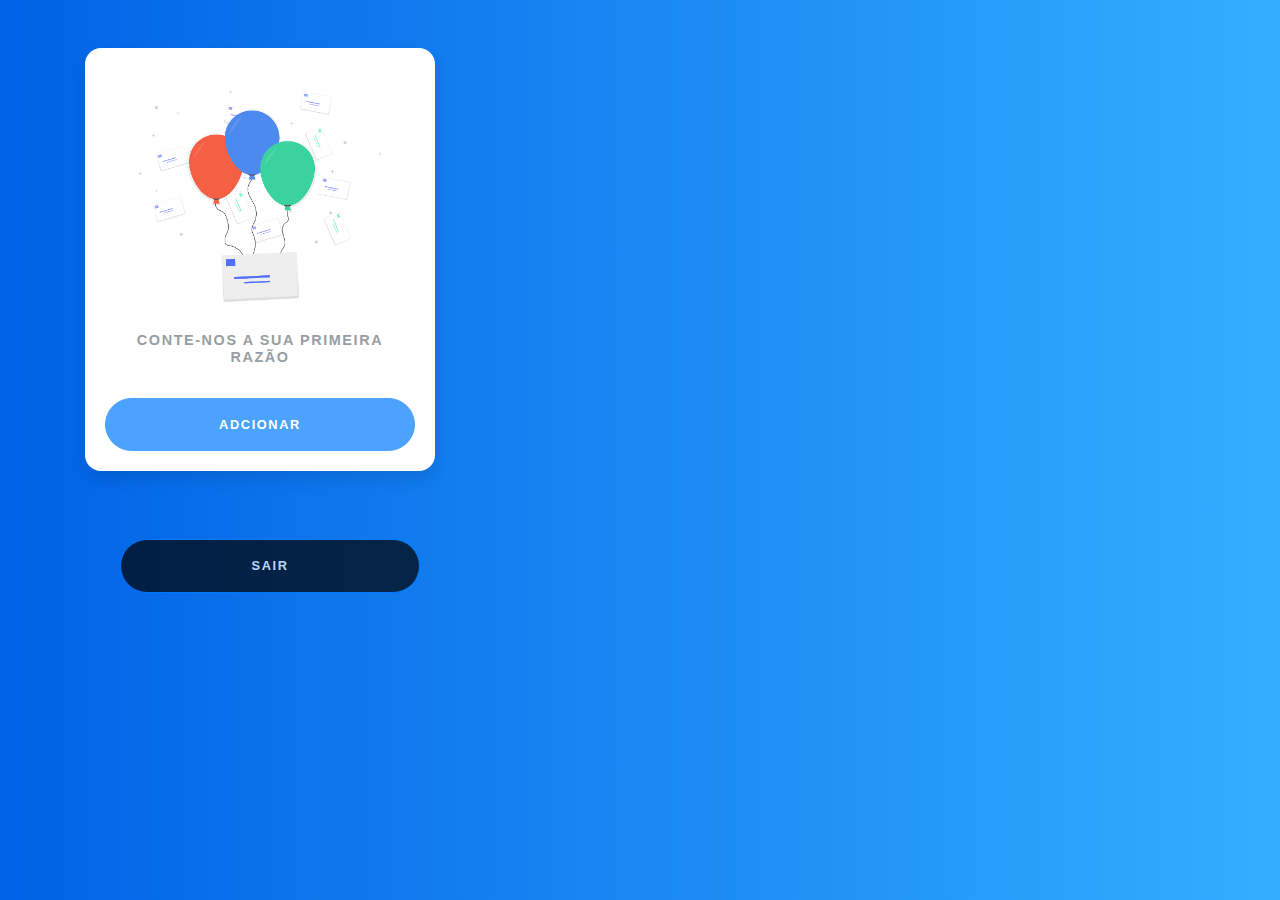
<file: index.html>
<html>
    <head>
        <link rel="stylesheet" href="https://stackpath.bootstrapcdn.com/bootstrap/4.4.1/css/bootstrap.min.css" integrity="sha384-Vkoo8x4CGsO3+Hhxv8T/Q5PaXtkKtu6ug5TOeNV6gBiFeWPGFN9MuhOf23Q9Ifjh" crossorigin="anonymous">
        <link href="css/style.css" rel="stylesheet">  
    </head>

    <body>
        <section class="pricing py-5">
            <div class="container">
                <div class="row">

                <!-- + -->
                <div class="col-lg-4">
                        <div class="card mb-5 mb-lg-0">
                        <div class="card-body">
                            <img src="img/new.png" class="img-fluid" alt="Responsive image">
                            <h5 class="card-title text-muted text-uppercase text-center">Conte-nos a sua primeira razão</h5>
                            <br>
                            <a id="add" href="index1.html" class="btn btn-block btn-primary text-uppercase btn-add-reasons">adcionar</a>
                        </div>
                    </div>
                    </div>

            
                </div>    
                <div class="col-lg-4">
                        <div class="card-body">
                            <br><br>
                            <a id="add" href="login.html" class="btn btn-block btn-primary text-uppercase btn-add-reasons" style="background-color: black;">sair</a>
                        </div>
                </div>
            </div> 
            </div>
        </section>        
    </body>
</html>
</file>
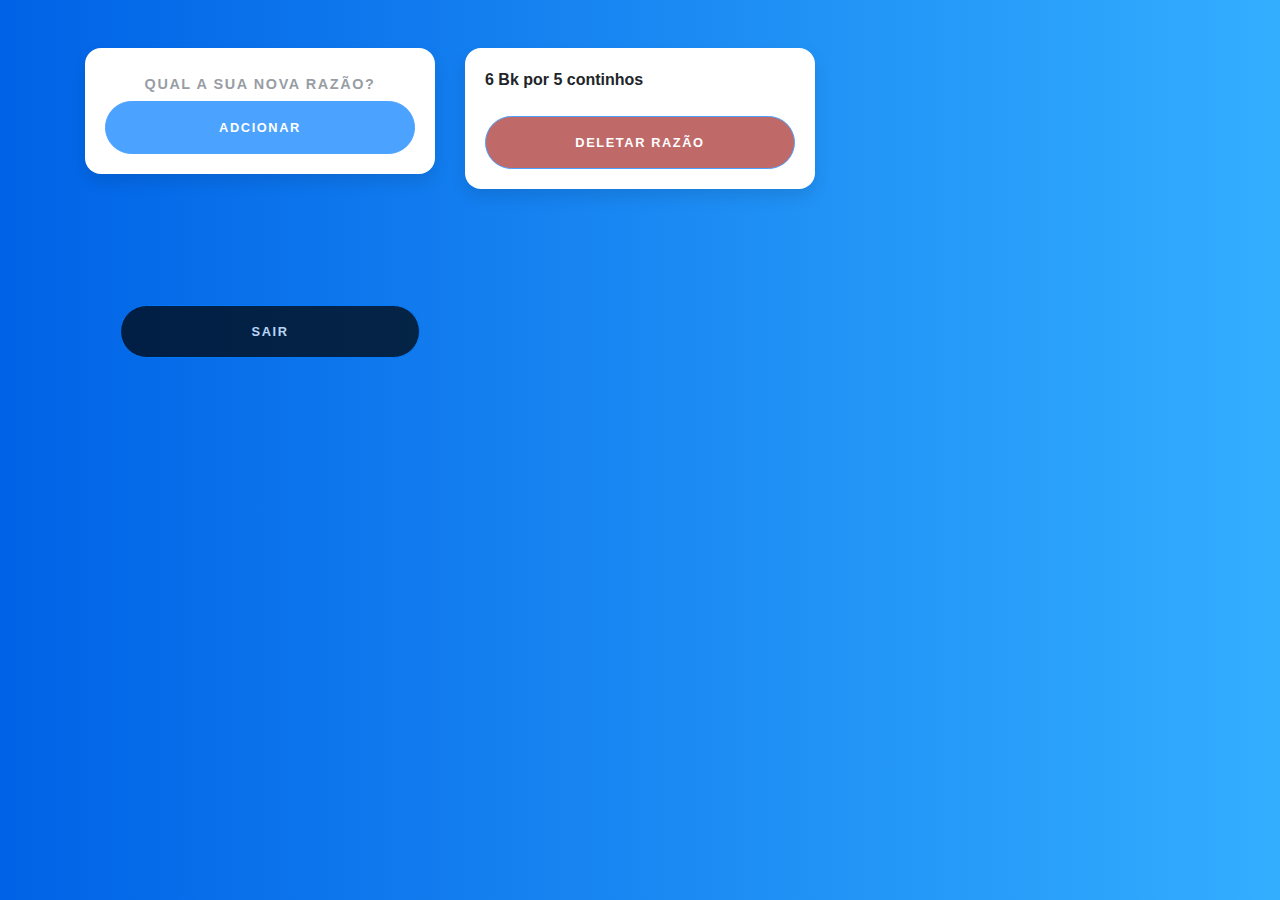
<file: index1.html>
<html>
    <head>
        <link rel="stylesheet" href="https://stackpath.bootstrapcdn.com/bootstrap/4.4.1/css/bootstrap.min.css" integrity="sha384-Vkoo8x4CGsO3+Hhxv8T/Q5PaXtkKtu6ug5TOeNV6gBiFeWPGFN9MuhOf23Q9Ifjh" crossorigin="anonymous">
        <link href="css/style.css" rel="stylesheet">  
    </head>

    <body>
        <section class="pricing py-5">
            <div class="container">
                <div class="row">

                <!-- + -->
                <div class="col-lg-4">
                        <div class="card mb-5 mb-lg-0">
                        <div class="card-body">
                            <h5 class="card-title text-muted text-uppercase text-center">qual a sua nova razão?</h5>
                            <a id="add" href="index2.html" class="btn btn-block btn-primary text-uppercase btn-add-reasons">adcionar</a>
                        </div>
                    </div>
                    </div>

                    <!-- Plus Tier -->
                    <div id="divPrincipal" class="col-lg-4">
                        <div class="card mb-5 card-body">
                            <strong>6 Bk por 5 continhos </strong>
                            <br>
                            <a id="add" href="index.html" class="btn btn-block btn-primary text-uppercase btn-add-reasons" style="background-color: brown;">deletar razão</a>
                        </div>
                    </div>
                </div>    

                <div class="col-lg-4">
                        <div class="card-body">
                            <br><br>
                            <a id="add" href="login.html" class="btn btn-block btn-primary text-uppercase btn-add-reasons" style="background-color: black;">sair</a>
                        </div>
                </div>
                
            </div> 
            </div>
        </section>        
    </body>
</html>
</file>
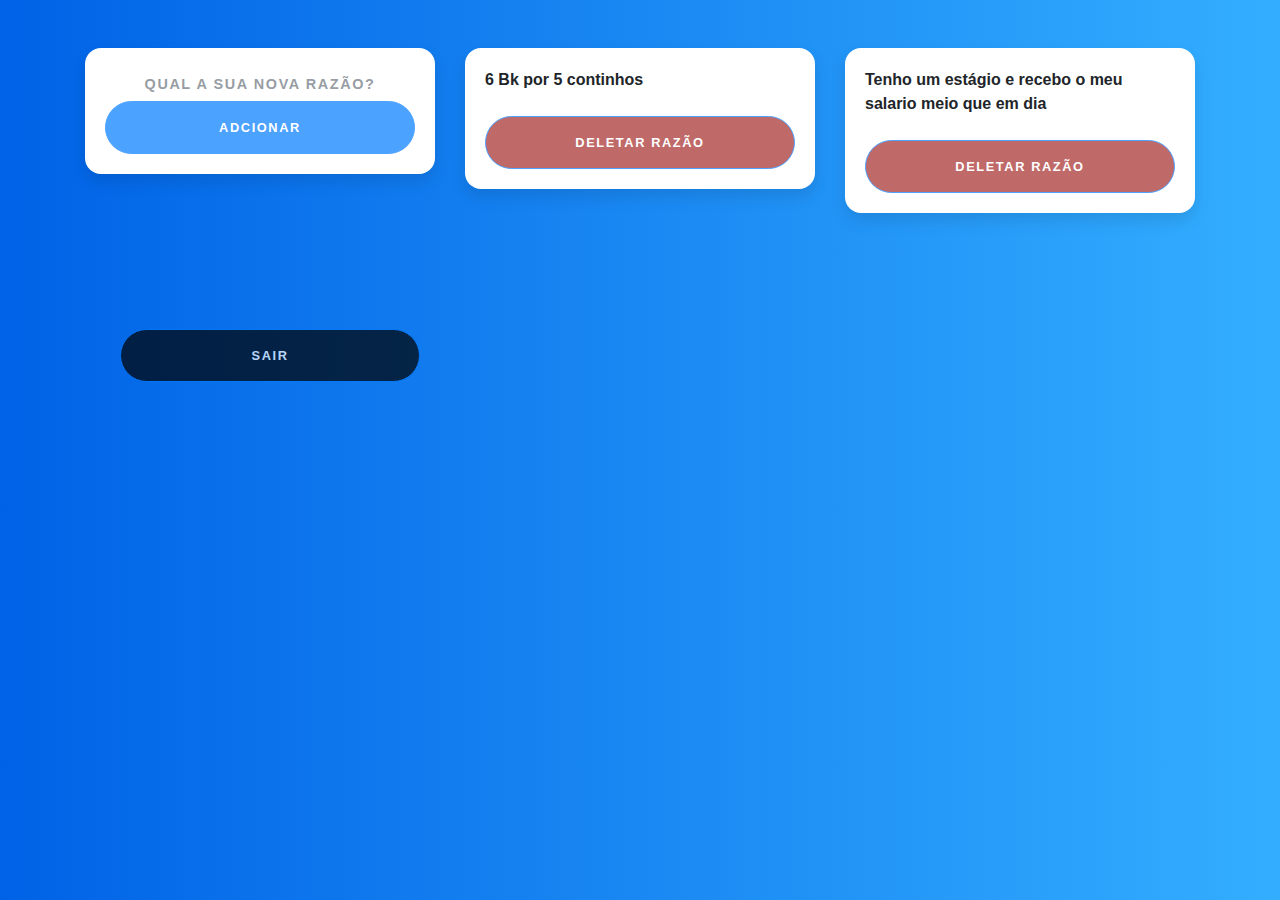
<file: index2.html>
<html>
    <head>
        <link rel="stylesheet" href="https://stackpath.bootstrapcdn.com/bootstrap/4.4.1/css/bootstrap.min.css" integrity="sha384-Vkoo8x4CGsO3+Hhxv8T/Q5PaXtkKtu6ug5TOeNV6gBiFeWPGFN9MuhOf23Q9Ifjh" crossorigin="anonymous">
        <link href="css/style.css" rel="stylesheet">  
    </head>

    <body>
        <section class="pricing py-5">
            <div class="container">
                <div class="row">

                <!-- + -->
                <div class="col-lg-4">
                        <div class="card mb-5 mb-lg-0">
                        <div class="card-body">
                            <h5 class="card-title text-muted text-uppercase text-center">qual a sua nova razão?</h5>
                            <a id="add" href="index3.html" class="btn btn-block btn-primary text-uppercase btn-add-reasons">adcionar</a>
                        </div>
                    </div>
                    </div>

                    <!-- Plus Tier -->
                    <div id="divPrincipal" class="col-lg-4">
                        <div class="card mb-5 card-body">
                            <strong>6 Bk por 5 continhos </strong>
                            <br>
                            <a id="add" href="index.html" class="btn btn-block btn-primary text-uppercase btn-add-reasons" style="background-color: brown;">deletar razão</a>
                        </div>
                    </div>
                    <div id="divPrincipal" class="col-lg-4">
                        <div class="card mb-5 card-body">
                            <strong>Tenho um estágio e recebo o meu salario meio que em dia</strong>
                            <br>
                            <a id="add" href="index.html" class="btn btn-block btn-primary text-uppercase btn-add-reasons" style="background-color: brown;">deletar razão</a>
                        </div>
                    </div>

                </div>    
                <div class="col-lg-4">
                        <div class="card-body">
                            <br><br>
                            <a id="add" href="login.html" class="btn btn-block btn-primary text-uppercase btn-add-reasons" style="background-color: black;">sair</a>
                        </div>
                </div>
                
            </div> 
            </div>
        </section>        
    </body>
</html>
</file>
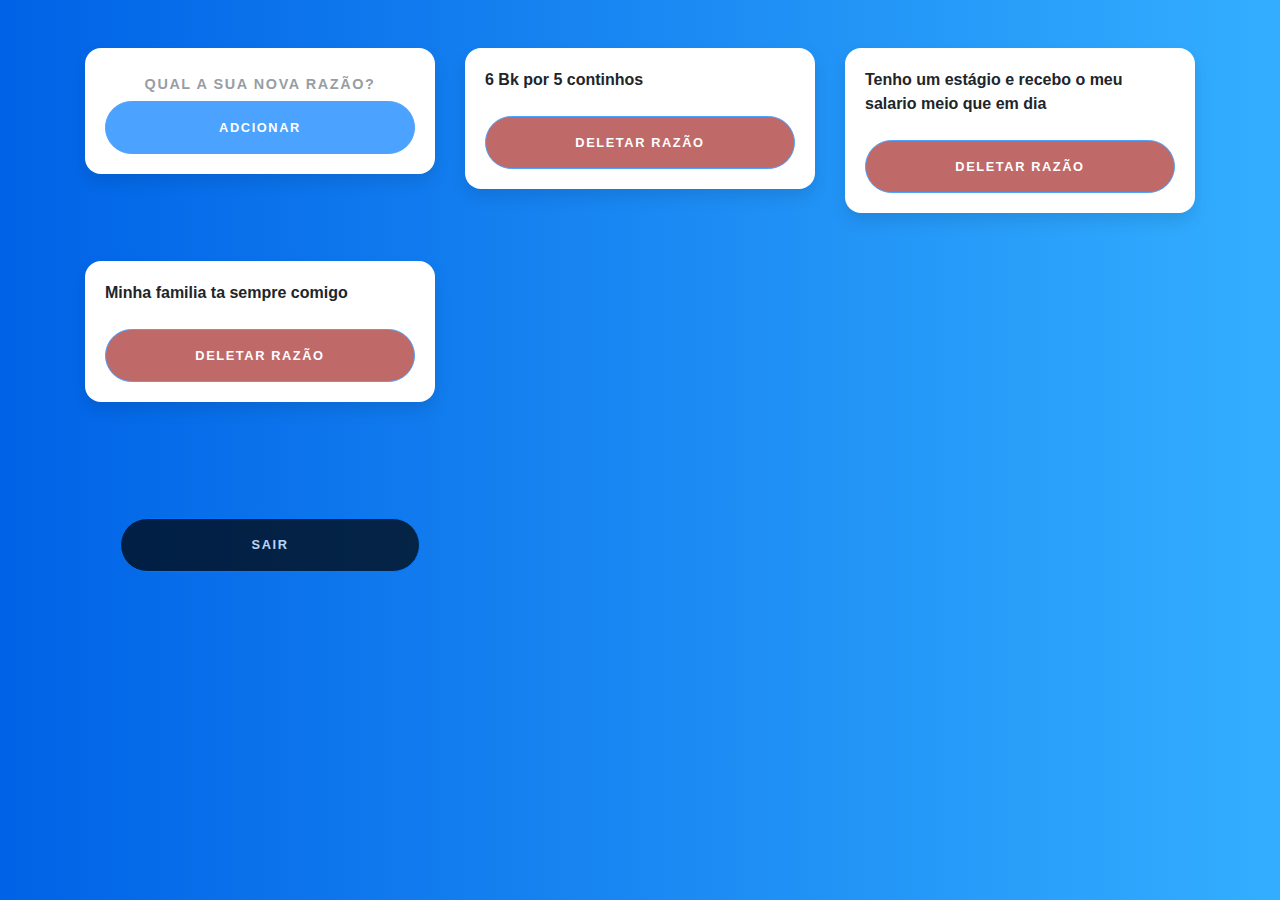
<file: index3.html>
<html>
    <head>
        <link rel="stylesheet" href="https://stackpath.bootstrapcdn.com/bootstrap/4.4.1/css/bootstrap.min.css" integrity="sha384-Vkoo8x4CGsO3+Hhxv8T/Q5PaXtkKtu6ug5TOeNV6gBiFeWPGFN9MuhOf23Q9Ifjh" crossorigin="anonymous">
        <link href="css/style.css" rel="stylesheet">  
    </head>

    <body>
        <section class="pricing py-5">
            <div class="container">
                <div class="row">

                <!-- + -->
                <div class="col-lg-4">
                        <div class="card mb-5 mb-lg-0">
                        <div class="card-body">
                            <h5 class="card-title text-muted text-uppercase text-center">qual a sua nova razão?</h5>
                            <a id="add" href="index4.html" class="btn btn-block btn-primary text-uppercase btn-add-reasons">adcionar</a>
                            
                        </div>
                    </div>
                    </div>

                    <!-- Plus Tier -->
                    <div id="divPrincipal" class="col-lg-4">
                        <div class="card mb-5 card-body">
                            <strong>6 Bk por 5 continhos </strong>
                            <br>
                            <a id="add" href="index.html" class="btn btn-block btn-primary text-uppercase btn-add-reasons" style="background-color: brown;">deletar razão</a>
                        </div>
                    </div>
                    <div id="divPrincipal" class="col-lg-4">
                        <div class="card mb-5 card-body">
                            <strong>Tenho um estágio e recebo o meu salario meio que em dia</strong>
                            <br>
                            <a id="add" href="index.html" class="btn btn-block btn-primary text-uppercase btn-add-reasons" style="background-color: brown;">deletar razão</a>
                        </div>
                    </div>
                    <div id="divPrincipal" class="col-lg-4">
                        <div class="card mb-5 card-body">
                            <strong>Minha familia ta sempre comigo</strong>
                            <br>
                            <a id="add" href="index.html" class="btn btn-block btn-primary text-uppercase btn-add-reasons" style="background-color: brown;">deletar razão</a>
                        </div>
                    </div>
                </div>   
                
                <div class="col-lg-4">
                        <div class="card-body">
                            <br><br>
                            <a id="add" href="login.html" class="btn btn-block btn-primary text-uppercase btn-add-reasons" style="background-color: black;">sair</a>
                        </div>
                </div>

            </div> 
            </div>
        </section>        
    </body>
</html>
</file>
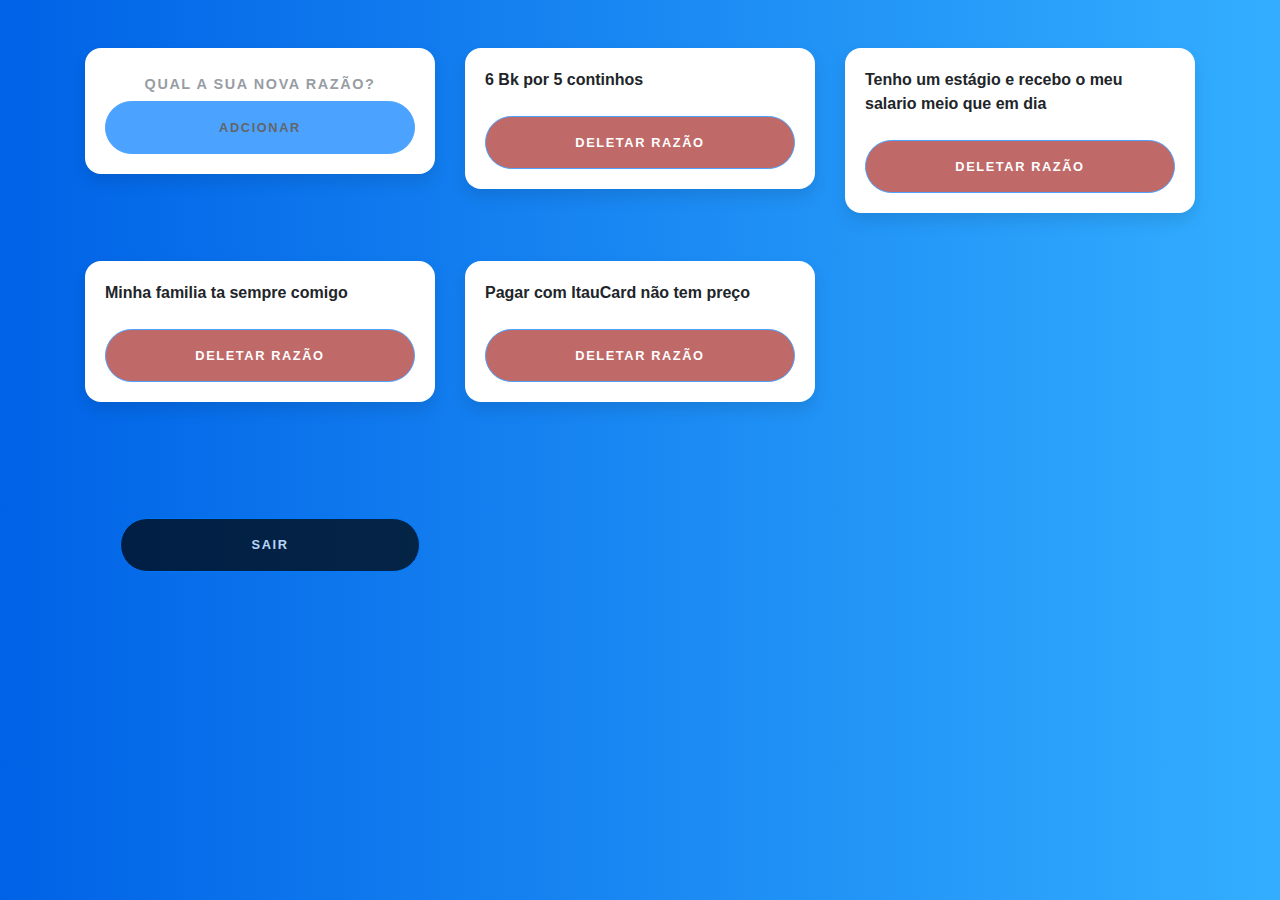
<file: index4.html>
<html>
    <head>
        <link rel="stylesheet" href="https://stackpath.bootstrapcdn.com/bootstrap/4.4.1/css/bootstrap.min.css" integrity="sha384-Vkoo8x4CGsO3+Hhxv8T/Q5PaXtkKtu6ug5TOeNV6gBiFeWPGFN9MuhOf23Q9Ifjh" crossorigin="anonymous">
        <link href="css/style.css" rel="stylesheet">  
    </head>

    <body>
        <section class="pricing py-5">
            <div class="container">
                <div class="row">

                <!-- + -->
                <div class="col-lg-4">
                        <div class="card mb-5 mb-lg-0">
                        <div class="card-body">
                            <h5 class="card-title text-muted text-uppercase text-center">qual a sua nova razão?</h5>
                            <a id="add" class="btn btn-block btn-primary text-uppercase btn-add-reasons">adcionar</a>
                        </div>
                    </div>
                    </div>

                    <!-- Plus Tier -->
                    <div id="divPrincipal" class="col-lg-4">
                        <div class="card mb-5 card-body">
                            <strong>6 Bk por 5 continhos </strong>
                            <br>
                            <a id="add" href="index.html" class="btn btn-block btn-primary text-uppercase btn-add-reasons" style="background-color: brown;">deletar razão</a>
                        </div>
                    </div>
                    <div id="divPrincipal" class="col-lg-4">
                        <div class="card mb-5 card-body">
                            <strong>Tenho um estágio e recebo o meu salario meio que em dia</strong>
                            <br>
                            <a id="add" href="index.html" class="btn btn-block btn-primary text-uppercase btn-add-reasons" style="background-color: brown;">deletar razão</a>
                        </div>
                    </div>
                    <div id="divPrincipal" class="col-lg-4">
                        <div class="card mb-5 card-body">
                            <strong>Minha familia ta sempre comigo</strong>
                            <br>
                            <a id="add" href="index.html" class="btn btn-block btn-primary text-uppercase btn-add-reasons" style="background-color: brown;">deletar razão</a>
                        </div>
                    </div>
                    <div id="divPrincipal" class="col-lg-4">
                        <div class="card mb-5 card-body">
                            <strong>Pagar com ItauCard não tem preço</strong>
                            <br>
                            <a id="add" href="index.html" class="btn btn-block btn-primary text-uppercase btn-add-reasons" style="background-color: brown;">deletar razão</a>
                        </div>
                    </div>
                </div>    

                <div class="col-lg-4">
                        <div class="card-body">
                            <br><br>
                            <a id="add" href="login.html" class="btn btn-block btn-primary text-uppercase btn-add-reasons" style="background-color: black;">sair</a>
                        </div>
                </div>
                
            </div> 
            </div>
        </section>        
    </body>
</html>
</file>
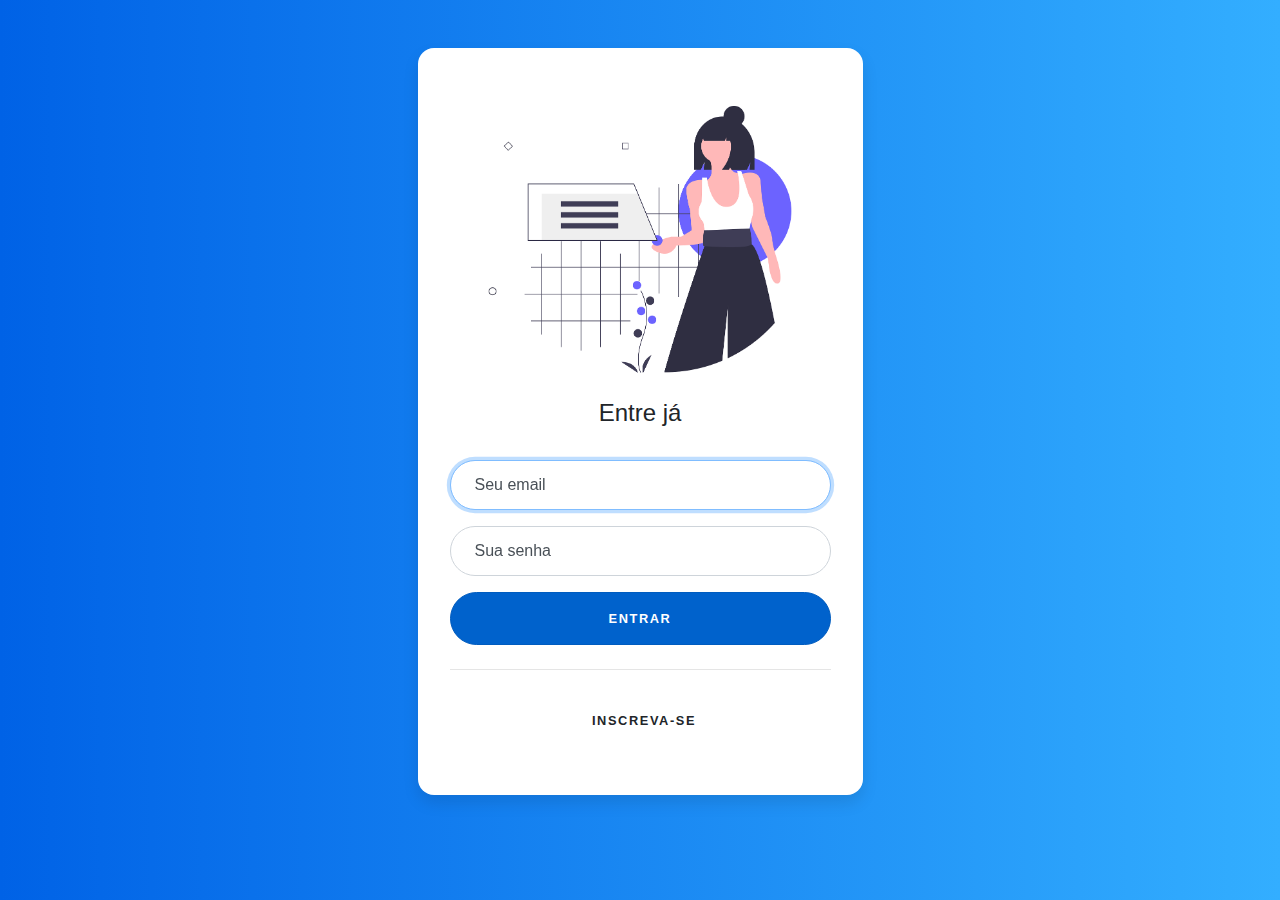
<file: login.html>
<html>
    <head>
        <link rel="stylesheet" href="https://stackpath.bootstrapcdn.com/bootstrap/4.4.1/css/bootstrap.min.css" integrity="sha384-Vkoo8x4CGsO3+Hhxv8T/Q5PaXtkKtu6ug5TOeNV6gBiFeWPGFN9MuhOf23Q9Ifjh" crossorigin="anonymous">
        <link href="css/style.css" rel="stylesheet">
    </head>
    <body>
            <div class="container">
              <div class="row">
                <div class="col-sm-9 col-md-7 col-lg-5 mx-auto">
                  <div class="card card-signin my-5">
                    <div class="card-body">
                      <img src="img/login.png" class="img-fluid" alt="Responsive image">
                      <h5 class="card-title text-center">Entre já</h5>
                      <form class="form-signin">
                        <div class="form-label-group">
                          <input type="email" id="inputEmail" class="form-control" placeholder="Email address" required autofocus>
                          <label for="inputEmail">Seu email</label>
                        </div>
          
                        <div class="form-label-group">
                          <input type="password" id="inputPassword" class="form-control" placeholder="Password" required>
                          <label for="inputPassword">Sua senha</label>
                        </div>
          
                        <a class="btn btn-lg btn-primary btn-block text-uppercase active" href="index.html" role="button">entrar</a>
                        <hr class="my-4">
                        <button class="btn btn-lg btn-google btn-block text-uppercase" type="submit"><i class="fab fa-google mr-2"></i>Inscreva-se</button>
                      </form>
                    </div>
                  </div>
                </div>
              </div>
            </div>
          </body>
</html>
</file>
<file: css/style.css>
:root {
    --input-padding-x: 1.5rem;
    --input-padding-y: .75rem;
  }
  
  body {
    background: #007bff;
    background: linear-gradient(to right, #0062E6, #33AEFF);
  }
  
  .card-signin {
    border: 0;
    border-radius: 1rem;
    box-shadow: 0 0.5rem 1rem 0 rgba(0, 0, 0, 0.1);
  }
  
  .card-signin .card-title {
    margin-bottom: 2rem;
    font-weight: 300;
    font-size: 1.5rem;
  }
  
  .card-signin .card-body {
    padding: 2rem;
  }
  
  .form-signin {
    width: 100%;
  }
  
  .form-signin .btn {
    font-size: 80%;
    border-radius: 5rem;
    letter-spacing: .1rem;
    font-weight: bold;
    padding: 1rem;
    transition: all 0.2s;
  }
  
  .form-label-group {
    position: relative;
    margin-bottom: 1rem;
  }
  
  .form-label-group input {
    height: auto;
    border-radius: 2rem;
  }
  
  .form-label-group>input,
  .form-label-group>label {
    padding: var(--input-padding-y) var(--input-padding-x);
  }
  
  .form-label-group>label {
    position: absolute;
    top: 0;
    left: 0;
    display: block;
    width: 100%;
    margin-bottom: 0;
    /* Override default `<label>` margin */
    line-height: 1.5;
    color: #495057;
    border: 1px solid transparent;
    border-radius: .25rem;
    transition: all .1s ease-in-out;
  }
  
  .form-label-group input::-webkit-input-placeholder {
    color: transparent;
  }
  
  .form-label-group input:-ms-input-placeholder {
    color: transparent;
  }
  
  .form-label-group input::-ms-input-placeholder {
    color: transparent;
  }
  
  .form-label-group input::-moz-placeholder {
    color: transparent;
  }
  
  .form-label-group input::placeholder {
    color: transparent;
  }
  
  .form-label-group input:not(:placeholder-shown) {
    padding-top: calc(var(--input-padding-y) + var(--input-padding-y) * (2 / 3));
    padding-bottom: calc(var(--input-padding-y) / 3);
  }
  
  .form-label-group input:not(:placeholder-shown)~label {
    padding-top: calc(var(--input-padding-y) / 3);
    padding-bottom: calc(var(--input-padding-y) / 3);
    font-size: 12px;
    color: #777;
  }
  
  /* Fallback for Edge
  -------------------------------------------------- */
  
  @supports (-ms-ime-align: auto) {
    .form-label-group>label {
      display: none;
    }
    .form-label-group input::-ms-input-placeholder {
      color: #777;
    }
  }
  
  /* Fallback for IE
  -------------------------------------------------- */
  
  @media all and (-ms-high-contrast: none),
  (-ms-high-contrast: active) {
    .form-label-group>label {
      display: none;
    }
    .form-label-group input:-ms-input-placeholder {
      color: #777;
    }
  }
  section.pricing {
    background: #007bff;
    background: linear-gradient(to right, #0062E6, #33AEFF);
  }
  
  .pricing .card {
    border: none;
    border-radius: 1rem;
    transition: all 0.2s;
    box-shadow: 0 0.5rem 1rem 0 rgba(0, 0, 0, 0.1);
  }
  
  .pricing hr {
    margin: 1.5rem 0;
  }
  
  .pricing .card-title {
    margin: 0.5rem 0;
    font-size: 0.9rem;
    letter-spacing: .1rem;
    font-weight: bold;
  }
  
  .pricing .card-price {
    font-size: 3rem;
    margin: 0;
  }
  
  .pricing .card-price .period {
    font-size: 0.8rem;
  }
  
  .pricing ul li {
    margin-bottom: 1rem;
  }
  
  .pricing .text-muted {
    opacity: 0.7;
  }
  
  .pricing .btn {
    font-size: 80%;
    border-radius: 5rem;
    letter-spacing: .1rem;
    font-weight: bold;
    padding: 1rem;
    opacity: 0.7;
    transition: all 0.2s;
  }
  
  /* Hover Effects on Card */
  
  @media (min-width: 992px) {
    .pricing .card:hover {
      margin-top: -.25rem;
      margin-bottom: .25rem;
      box-shadow: 0 0.5rem 1rem 0 rgba(0, 0, 0, 0.3);
    }
    .pricing .card:hover .btn {
      opacity: 1;
    }
  }
</file>
